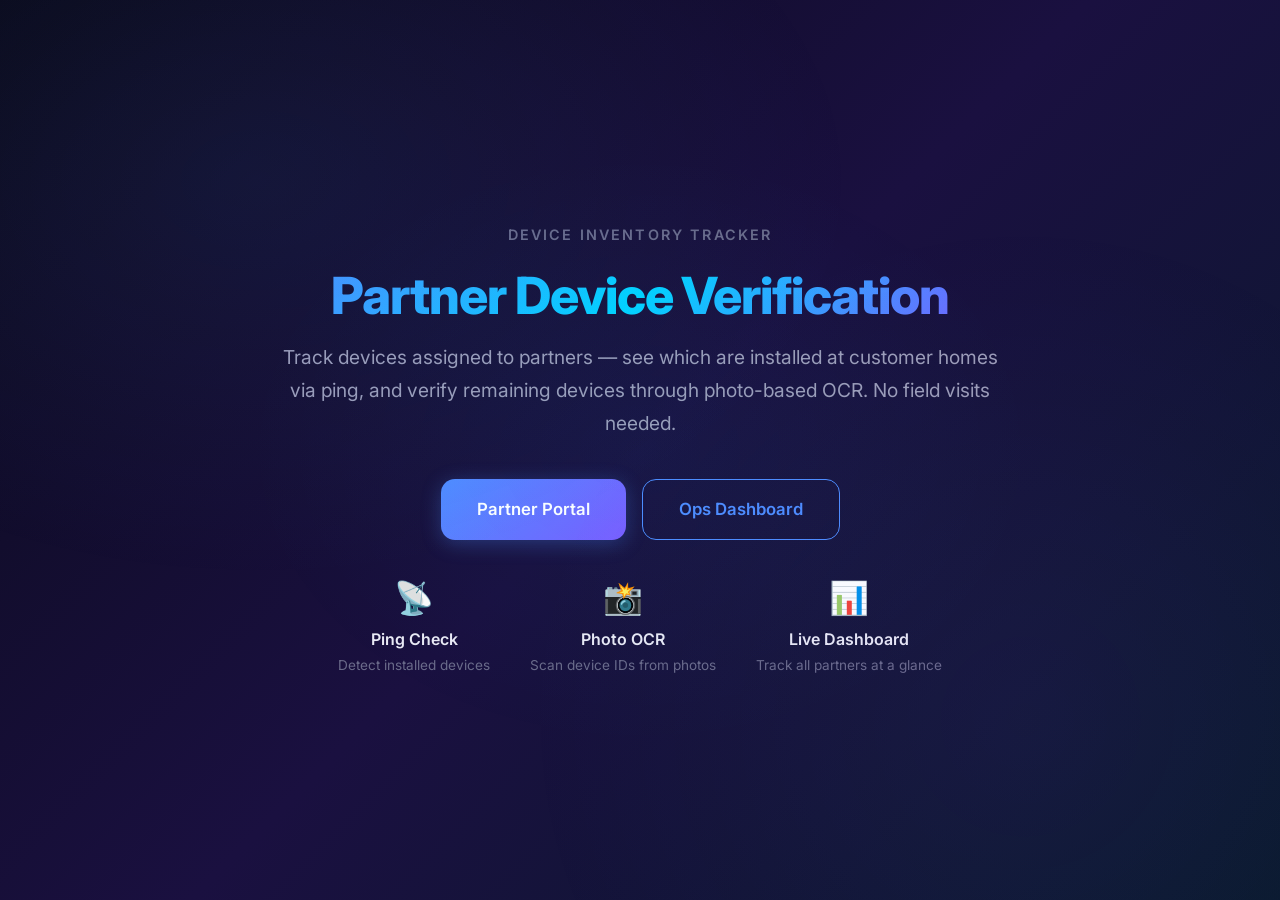
<file: static/index.html>
<!DOCTYPE html>
<html lang="en">
<head>
    <meta charset="UTF-8">
    <meta name="viewport" content="width=device-width, initial-scale=1.0">
    <title>Device Inventory Tracker</title>
    <link rel="stylesheet" href="/static/css/style.css">
</head>
<body>
    <div class="hero">
        <div class="hero-content">
            <div class="wiom-logo">Device Inventory Tracker</div>
            <h1>Partner Device Verification</h1>
            <p>
                Track devices assigned to partners — see which are installed at customer homes via ping,
                and verify remaining devices through photo-based OCR. No field visits needed.
            </p>
            <div class="hero-buttons">
                <a href="/partner" class="btn btn-primary btn-lg">
                    Partner Portal
                </a>
                <a href="/dashboard" class="btn btn-outline btn-lg">
                    Ops Dashboard
                </a>
            </div>

            <div class="mt-32" style="display:flex; gap:40px; justify-content:center; flex-wrap:wrap;">
                <div style="text-align:center;">
                    <div style="font-size:2rem; margin-bottom:4px;">📡</div>
                    <div style="font-weight:600; margin-bottom:2px;">Ping Check</div>
                    <div style="color:var(--text-muted); font-size:0.85rem;">Detect installed devices</div>
                </div>
                <div style="text-align:center;">
                    <div style="font-size:2rem; margin-bottom:4px;">📸</div>
                    <div style="font-weight:600; margin-bottom:2px;">Photo OCR</div>
                    <div style="color:var(--text-muted); font-size:0.85rem;">Scan device IDs from photos</div>
                </div>
                <div style="text-align:center;">
                    <div style="font-size:2rem; margin-bottom:4px;">📊</div>
                    <div style="font-weight:600; margin-bottom:2px;">Live Dashboard</div>
                    <div style="color:var(--text-muted); font-size:0.85rem;">Track all partners at a glance</div>
                </div>
            </div>
        </div>
    </div>
</body>
</html>
</file>
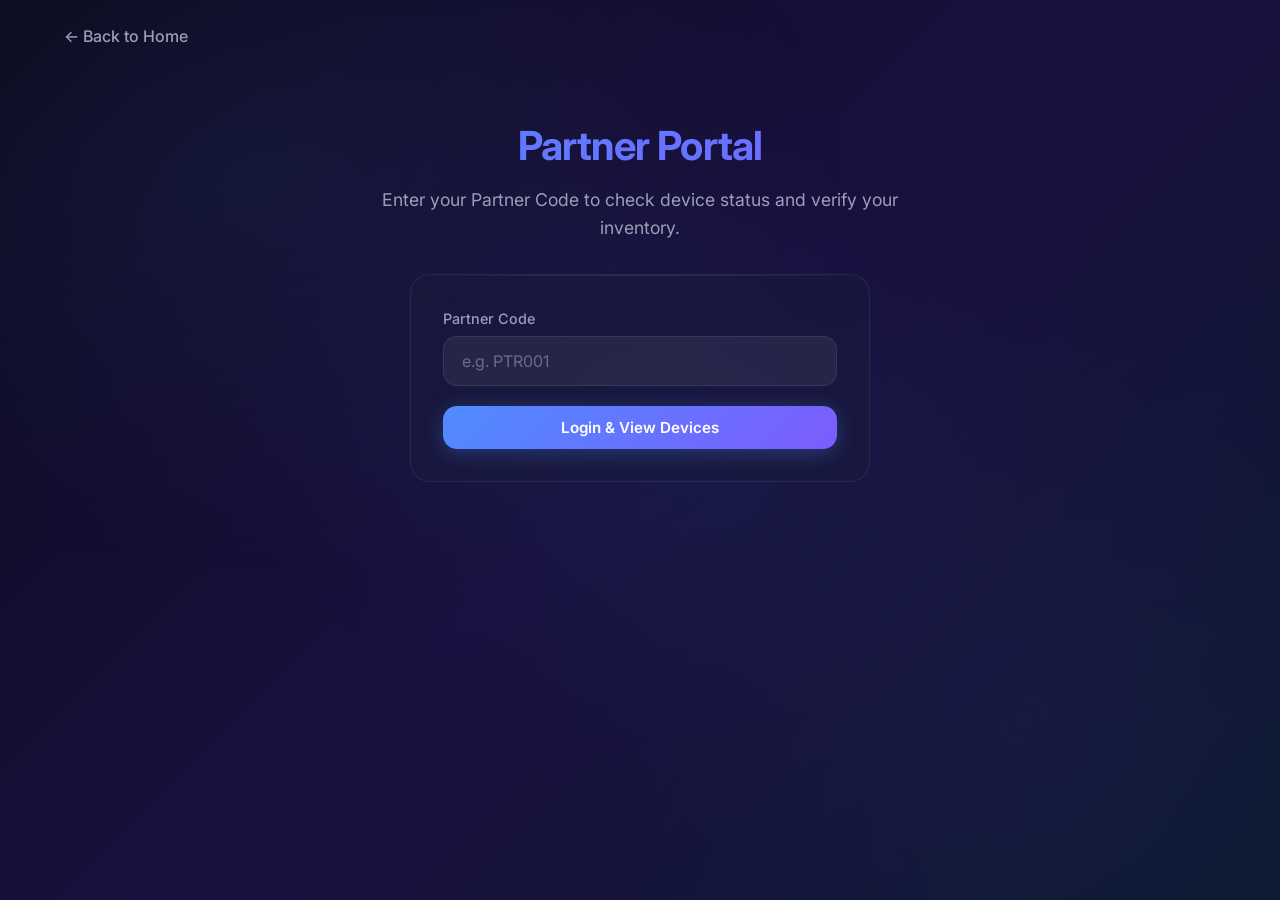
<file: static/partner.html>
<!DOCTYPE html>
<html lang="en">

<head>
    <meta charset="UTF-8">
    <meta name="viewport" content="width=device-width, initial-scale=1.0">
    <title>Partner Portal | Device Inventory</title>
    <link rel="stylesheet" href="/static/css/style.css">
</head>

<body>
    <div class="toast-container" id="toast-container"></div>

    <div class="container">
        <a href="/" class="back-link" style="margin-top:24px;">← Back to Home</a>

        <!-- ── Login Section ──────────────────────────────────── -->
        <div id="login-section">
            <div class="page-header">
                <h1>Partner Portal</h1>
                <p>Enter your Partner Code to check device status and verify your inventory.</p>
            </div>

            <div class="glass-card" style="max-width:460px; margin:0 auto;">
                <form id="login-form">
                    <div class="form-group">
                        <label for="partner-code-input">Partner Code</label>
                        <input type="text" id="partner-code-input" class="form-input" placeholder="e.g. PTR001"
                            autocomplete="off" required>
                    </div>
                    <button type="submit" class="btn btn-primary" style="width:100%;" id="login-btn">
                        Login & View Devices
                    </button>
                </form>
            </div>
        </div>

        <!-- ── Main Section (after login) ──────────────────────── -->
        <div id="main-section" class="hidden">
            <div class="page-header" style="padding-bottom:16px;">
                <h1>Device Inventory</h1>
                <p id="partner-greeting"></p>
            </div>

            <!-- Assignment Banner -->
            <div class="glass-card mb-24" id="assignment-banner" style="border-left:4px solid var(--accent-blue);">
                <h3 style="margin-bottom:8px; color:var(--accent-blue);">Assignment Details</h3>
                <div id="assignment-info" style="color:var(--text-secondary);"></div>
            </div>

            <!-- Step 1: Run Ping Check -->
            <div id="ping-section" class="glass-card mb-24">
                <h3 style="margin-bottom:12px;">Step 1: Check Installed Devices</h3>
                <p style="color:var(--text-secondary); margin-bottom:20px;">
                    Run a ping check to see which devices are installed at customer homes (online)
                    and which are still at your location.
                </p>
                <button class="btn btn-primary" id="ping-btn">Run Ping Check</button>
                <div id="ping-result" class="hidden mt-16"></div>
            </div>

            <!-- Stats (shown after ping) -->
            <div id="stats-section" class="hidden">
                <div class="stats-grid">
                    <div class="stat-card yellow">
                        <div class="stat-number" id="stat-total">0</div>
                        <div class="stat-label">Total Devices</div>
                    </div>
                    <div class="stat-card green">
                        <div class="stat-number" id="stat-installed">0</div>
                        <div class="stat-label">Installed (Online)</div>
                    </div>
                    <div class="stat-card blue">
                        <div class="stat-number" id="stat-at-partner">0</div>
                        <div class="stat-label">At Your Location</div>
                    </div>
                    <div class="stat-card green">
                        <div class="stat-number" id="stat-ocr-verified">0</div>
                        <div class="stat-label">Photo Verified</div>
                    </div>
                    <div class="stat-card red">
                        <div class="stat-number" id="stat-unaccounted">0</div>
                        <div class="stat-label">Unaccounted</div>
                    </div>
                </div>

                <!-- Step 2: Upload Photos for OCR -->
                <div class="glass-card mb-24" id="ocr-section">
                    <h3 style="margin-bottom:12px;">Step 2: Verify Remaining Devices</h3>
                    <p style="color:var(--text-secondary); margin-bottom:20px;">
                        Upload a photo of the devices at your location. Our system will read the device IDs
                        from the photo and match them with your inventory.
                    </p>

                    <div class="upload-zone" id="photo-upload-zone">
                        <span class="upload-icon">📸</span>
                        <div class="upload-text">Tap to take a photo or upload an image of your devices</div>
                        <div class="upload-hint">We'll extract device IDs automatically via OCR</div>
                        <input type="file" accept="image/*" capture="environment" id="ocr-photo-input" style="display:none;">
                    </div>

                    <div id="ocr-status" class="hidden mt-16" style="text-align:center;">
                        <div class="spinner"></div>
                        <span style="margin-left:8px;">Processing image...</span>
                    </div>

                    <div id="ocr-result" class="hidden mt-16"></div>
                </div>

                <!-- Step 3: Reason for unverified devices -->
                <div class="glass-card mb-24" id="reason-section" style="display:none; border-left:4px solid var(--accent-red);">
                    <h3 style="margin-bottom:12px;">Can't verify some devices?</h3>
                    <p style="color:var(--text-secondary); margin-bottom:16px;">
                        If you can't find or verify some devices, please provide a reason below.
                        This will be sent to the admin team.
                    </p>
                    <div id="unverified-device-checkboxes" class="mb-16"></div>
                    <div class="form-group">
                        <label for="reason-input">Reason</label>
                        <textarea id="reason-input" class="form-input" rows="3"
                            placeholder="e.g. Device was damaged, Device given to another partner, Device lost during transport..."></textarea>
                    </div>
                    <button class="btn btn-danger" id="submit-reason-btn">Submit Reason</button>
                    <div id="reason-result" class="hidden mt-16"></div>
                </div>

                <!-- Device Lists -->
                <div class="glass-card mb-24">
                    <h3 style="margin-bottom:16px;">Installed Devices (Online)</h3>
                    <p style="color:var(--text-muted); margin-bottom:16px; font-size:0.9rem;">
                        These devices are pinging from customer locations.
                    </p>
                    <div id="installed-list" class="device-tag-grid"></div>
                </div>

                <div class="glass-card mb-24">
                    <div class="flex-between mb-16">
                        <h3>Devices at Your Location</h3>
                    </div>
                    <div id="at-partner-verified" class="mb-24">
                        <h4 style="color:var(--accent-green); margin-bottom:12px;">Photo Verified</h4>
                        <div id="verified-list" class="device-tag-grid"></div>
                    </div>
                    <div id="at-partner-unverified">
                        <h4 style="color:var(--accent-red); margin-bottom:12px;">Not Yet Verified</h4>
                        <div id="unverified-list" class="device-tag-grid"></div>
                    </div>
                    <div id="at-partner-with-reason" class="mt-24" style="display:none;">
                        <h4 style="color:var(--accent-yellow); margin-bottom:12px;">Reason Submitted</h4>
                        <div id="reason-submitted-list"></div>
                    </div>
                </div>
            </div>
        </div>
    </div>

    <script src="/static/js/partner.js"></script>
</body>

</html>
</file>
<file: static/css/style.css>
/* ── Netbox Inventory Verification — Design System ─────────────── */

@import url('https://fonts.googleapis.com/css2?family=Inter:wght@300;400;500;600;700;800&display=swap');

:root {
    /* Colors */
    --bg-primary: #0a0a1a;
    --bg-secondary: #111128;
    --bg-card: rgba(25, 25, 60, 0.6);
    --bg-card-hover: rgba(35, 35, 80, 0.7);
    --bg-glass: rgba(255, 255, 255, 0.04);
    --bg-input: rgba(255, 255, 255, 0.06);

    --text-primary: #eaeaf5;
    --text-secondary: #9d9db8;
    --text-muted: #6b6b8a;

    --accent-blue: #4f8cff;
    --accent-purple: #7c5cff;
    --accent-cyan: #00d4ff;
    --accent-green: #34d399;
    --accent-red: #f87171;
    --accent-yellow: #fbbf24;
    --accent-orange: #fb923c;

    --gradient-primary: linear-gradient(135deg, #4f8cff 0%, #7c5cff 100%);
    --gradient-success: linear-gradient(135deg, #34d399 0%, #06b6d4 100%);
    --gradient-danger: linear-gradient(135deg, #f87171 0%, #fb923c 100%);
    --gradient-hero: linear-gradient(135deg, #0a0a1a 0%, #1a1040 50%, #0a1a2e 100%);

    --border-color: rgba(255, 255, 255, 0.08);
    --border-glow: rgba(79, 140, 255, 0.3);

    --shadow-sm: 0 2px 8px rgba(0, 0, 0, 0.3);
    --shadow-md: 0 8px 30px rgba(0, 0, 0, 0.4);
    --shadow-lg: 0 20px 60px rgba(0, 0, 0, 0.5);
    --shadow-glow: 0 0 40px rgba(79, 140, 255, 0.15);

    --radius-sm: 8px;
    --radius-md: 14px;
    --radius-lg: 20px;
    --radius-xl: 28px;

    --transition: all 0.3s cubic-bezier(0.4, 0, 0.2, 1);
}

/* ── Reset ──────────────────────────────────────────────────────── */

*, *::before, *::after {
    margin: 0;
    padding: 0;
    box-sizing: border-box;
}

html {
    scroll-behavior: smooth;
}

body {
    font-family: 'Inter', -apple-system, BlinkMacSystemFont, sans-serif;
    background: var(--gradient-hero);
    color: var(--text-primary);
    min-height: 100vh;
    line-height: 1.6;
    -webkit-font-smoothing: antialiased;
    overflow-x: hidden;
}

/* Background animation */
body::before {
    content: '';
    position: fixed;
    top: 0; left: 0;
    width: 100%; height: 100%;
    background:
        radial-gradient(ellipse 600px 400px at 20% 20%, rgba(79, 140, 255, 0.08), transparent),
        radial-gradient(ellipse 500px 500px at 80% 80%, rgba(124, 92, 255, 0.06), transparent),
        radial-gradient(ellipse 400px 300px at 50% 50%, rgba(0, 212, 255, 0.04), transparent);
    pointer-events: none;
    z-index: 0;
    animation: bgPulse 8s ease-in-out infinite alternate;
}

@keyframes bgPulse {
    0% { opacity: 0.7; }
    100% { opacity: 1; }
}

/* ── Typography ─────────────────────────────────────────────────── */

h1, h2, h3, h4, h5 {
    font-weight: 700;
    letter-spacing: -0.02em;
}

h1 { font-size: 2.5rem; }
h2 { font-size: 1.8rem; }
h3 { font-size: 1.3rem; }

/* ── Layout ─────────────────────────────────────────────────────── */

.container {
    max-width: 1200px;
    margin: 0 auto;
    padding: 0 24px;
    position: relative;
    z-index: 1;
}

.page-header {
    text-align: center;
    padding: 48px 0 32px;
}

.page-header h1 {
    background: var(--gradient-primary);
    -webkit-background-clip: text;
    -webkit-text-fill-color: transparent;
    background-clip: text;
    margin-bottom: 8px;
}

.page-header p {
    color: var(--text-secondary);
    font-size: 1.1rem;
    max-width: 600px;
    margin: 0 auto;
}

/* ── Glass Cards ────────────────────────────────────────────────── */

.glass-card {
    background: var(--bg-card);
    backdrop-filter: blur(20px);
    -webkit-backdrop-filter: blur(20px);
    border: 1px solid var(--border-color);
    border-radius: var(--radius-lg);
    padding: 32px;
    transition: var(--transition);
    position: relative;
    overflow: hidden;
}

.glass-card::before {
    content: '';
    position: absolute;
    top: 0; left: 0; right: 0;
    height: 1px;
    background: linear-gradient(90deg, transparent, rgba(255,255,255,0.1), transparent);
}

.glass-card:hover {
    background: var(--bg-card-hover);
    border-color: var(--border-glow);
    box-shadow: var(--shadow-glow);
    transform: translateY(-2px);
}

/* ── Buttons ────────────────────────────────────────────────────── */

.btn {
    display: inline-flex;
    align-items: center;
    justify-content: center;
    gap: 8px;
    padding: 12px 28px;
    font-family: inherit;
    font-size: 0.95rem;
    font-weight: 600;
    border: none;
    border-radius: var(--radius-md);
    cursor: pointer;
    transition: var(--transition);
    text-decoration: none;
    white-space: nowrap;
}

.btn-primary {
    background: var(--gradient-primary);
    color: white;
    box-shadow: 0 4px 20px rgba(79, 140, 255, 0.3);
}

.btn-primary:hover {
    box-shadow: 0 6px 30px rgba(79, 140, 255, 0.5);
    transform: translateY(-2px);
}

.btn-success {
    background: var(--gradient-success);
    color: white;
    box-shadow: 0 4px 20px rgba(52, 211, 153, 0.3);
}

.btn-success:hover {
    box-shadow: 0 6px 30px rgba(52, 211, 153, 0.5);
    transform: translateY(-2px);
}

.btn-danger {
    background: var(--gradient-danger);
    color: white;
    box-shadow: 0 4px 20px rgba(248, 113, 113, 0.3);
}

.btn-danger:hover {
    box-shadow: 0 6px 30px rgba(248, 113, 113, 0.5);
    transform: translateY(-2px);
}

.btn-outline {
    background: transparent;
    color: var(--accent-blue);
    border: 1.5px solid var(--accent-blue);
}

.btn-outline:hover {
    background: rgba(79, 140, 255, 0.1);
    transform: translateY(-2px);
}

.btn-sm {
    padding: 8px 18px;
    font-size: 0.85rem;
}

.btn-lg {
    padding: 16px 36px;
    font-size: 1.05rem;
}

.btn:disabled {
    opacity: 0.5;
    cursor: not-allowed;
    transform: none !important;
}

/* ── Inputs ─────────────────────────────────────────────────────── */

.form-group {
    margin-bottom: 20px;
}

.form-group label {
    display: block;
    margin-bottom: 6px;
    font-weight: 500;
    color: var(--text-secondary);
    font-size: 0.9rem;
}

.form-input {
    width: 100%;
    padding: 14px 18px;
    background: var(--bg-input);
    border: 1.5px solid var(--border-color);
    border-radius: var(--radius-md);
    color: var(--text-primary);
    font-family: inherit;
    font-size: 1rem;
    transition: var(--transition);
    outline: none;
}

.form-input:focus {
    border-color: var(--accent-blue);
    box-shadow: 0 0 0 3px rgba(79, 140, 255, 0.15);
    background: rgba(255, 255, 255, 0.08);
}

.form-input::placeholder {
    color: var(--text-muted);
}

textarea.form-input {
    resize: vertical;
    min-height: 80px;
}

/* ── Stat Cards ────────────────────────────────────────────────── */

.stats-grid {
    display: grid;
    grid-template-columns: repeat(auto-fit, minmax(220px, 1fr));
    gap: 20px;
    margin-bottom: 32px;
}

.stat-card {
    background: var(--bg-card);
    backdrop-filter: blur(16px);
    border: 1px solid var(--border-color);
    border-radius: var(--radius-md);
    padding: 24px;
    text-align: center;
    transition: var(--transition);
    position: relative;
    overflow: hidden;
}

.stat-card::after {
    content: '';
    position: absolute;
    bottom: 0; left: 0; right: 0;
    height: 3px;
    border-radius: 0 0 var(--radius-md) var(--radius-md);
}

.stat-card.blue::after { background: var(--gradient-primary); }
.stat-card.green::after { background: var(--gradient-success); }
.stat-card.red::after { background: var(--gradient-danger); }
.stat-card.yellow::after { background: linear-gradient(135deg, #fbbf24, #fb923c); }

.stat-card:hover {
    transform: translateY(-4px);
    box-shadow: var(--shadow-md);
}

.stat-number {
    font-size: 2.5rem;
    font-weight: 800;
    line-height: 1;
    margin-bottom: 6px;
}

.stat-card.blue .stat-number { color: var(--accent-blue); }
.stat-card.green .stat-number { color: var(--accent-green); }
.stat-card.red .stat-number { color: var(--accent-red); }
.stat-card.yellow .stat-number { color: var(--accent-yellow); }

.stat-label {
    color: var(--text-secondary);
    font-size: 0.85rem;
    font-weight: 500;
    text-transform: uppercase;
    letter-spacing: 0.06em;
}

/* ── Status Badges ──────────────────────────────────────────────── */

.badge {
    display: inline-flex;
    align-items: center;
    gap: 5px;
    padding: 4px 14px;
    border-radius: 50px;
    font-size: 0.78rem;
    font-weight: 600;
    text-transform: uppercase;
    letter-spacing: 0.04em;
}

.badge-verified {
    background: rgba(52, 211, 153, 0.15);
    color: var(--accent-green);
    border: 1px solid rgba(52, 211, 153, 0.3);
}

.badge-pending {
    background: rgba(251, 191, 36, 0.15);
    color: var(--accent-yellow);
    border: 1px solid rgba(251, 191, 36, 0.3);
}

.badge-missing {
    background: rgba(248, 113, 113, 0.15);
    color: var(--accent-red);
    border: 1px solid rgba(248, 113, 113, 0.3);
}

/* ── Tables ──────────────────────────────────────────────────────── */

.data-table {
    width: 100%;
    border-collapse: separate;
    border-spacing: 0;
}

.data-table thead th {
    background: rgba(255, 255, 255, 0.04);
    padding: 14px 18px;
    text-align: left;
    font-size: 0.82rem;
    font-weight: 600;
    text-transform: uppercase;
    letter-spacing: 0.05em;
    color: var(--text-secondary);
    border-bottom: 1px solid var(--border-color);
}

.data-table thead th:first-child { border-radius: var(--radius-sm) 0 0 0; }
.data-table thead th:last-child { border-radius: 0 var(--radius-sm) 0 0; }

.data-table tbody tr {
    transition: var(--transition);
}

.data-table tbody tr:hover {
    background: rgba(79, 140, 255, 0.04);
}

.data-table tbody td {
    padding: 14px 18px;
    border-bottom: 1px solid rgba(255, 255, 255, 0.03);
    font-size: 0.95rem;
}

/* ── Upload Zone ────────────────────────────────────────────────── */

.upload-zone {
    border: 2px dashed var(--border-color);
    border-radius: var(--radius-lg);
    padding: 48px 32px;
    text-align: center;
    transition: var(--transition);
    cursor: pointer;
    position: relative;
}

.upload-zone:hover,
.upload-zone.dragover {
    border-color: var(--accent-blue);
    background: rgba(79, 140, 255, 0.05);
}

.upload-zone .upload-icon {
    font-size: 3rem;
    margin-bottom: 16px;
    display: block;
}

.upload-zone .upload-text {
    color: var(--text-secondary);
    font-size: 1rem;
    margin-bottom: 8px;
}

.upload-zone .upload-hint {
    color: var(--text-muted);
    font-size: 0.85rem;
}

/* ── Progress Bar ───────────────────────────────────────────────── */

.progress-bar-container {
    width: 100%;
    height: 10px;
    background: rgba(255, 255, 255, 0.06);
    border-radius: 50px;
    overflow: hidden;
    margin: 12px 0;
}

.progress-bar-fill {
    height: 100%;
    background: var(--gradient-success);
    border-radius: 50px;
    transition: width 0.6s cubic-bezier(0.4, 0, 0.2, 1);
    position: relative;
}

.progress-bar-fill::after {
    content: '';
    position: absolute;
    top: 0; left: 0; right: 0; bottom: 0;
    background: linear-gradient(90deg, transparent, rgba(255,255,255,0.2), transparent);
    animation: shimmer 2s infinite;
}

@keyframes shimmer {
    0% { transform: translateX(-100%); }
    100% { transform: translateX(100%); }
}

/* ── Toast Notifications ────────────────────────────────────────── */

.toast-container {
    position: fixed;
    top: 24px;
    right: 24px;
    z-index: 9999;
    display: flex;
    flex-direction: column;
    gap: 12px;
}

.toast {
    padding: 16px 24px;
    border-radius: var(--radius-md);
    backdrop-filter: blur(20px);
    border: 1px solid var(--border-color);
    font-weight: 500;
    min-width: 300px;
    max-width: 420px;
    animation: slideIn 0.4s cubic-bezier(0.4, 0, 0.2, 1);
    box-shadow: var(--shadow-lg);
}

.toast-success {
    background: rgba(52, 211, 153, 0.15);
    border-color: rgba(52, 211, 153, 0.3);
    color: var(--accent-green);
}

.toast-error {
    background: rgba(248, 113, 113, 0.15);
    border-color: rgba(248, 113, 113, 0.3);
    color: var(--accent-red);
}

.toast-info {
    background: rgba(79, 140, 255, 0.15);
    border-color: rgba(79, 140, 255, 0.3);
    color: var(--accent-blue);
}

@keyframes slideIn {
    from { transform: translateX(120%); opacity: 0; }
    to { transform: translateX(0); opacity: 1; }
}

@keyframes slideOut {
    from { transform: translateX(0); opacity: 1; }
    to { transform: translateX(120%); opacity: 0; }
}

/* ── Modal ──────────────────────────────────────────────────────── */

.modal-overlay {
    position: fixed;
    inset: 0;
    background: rgba(0, 0, 0, 0.7);
    backdrop-filter: blur(6px);
    z-index: 1000;
    display: flex;
    align-items: center;
    justify-content: center;
    padding: 24px;
    animation: fadeIn 0.3s ease;
}

.modal-content {
    background: var(--bg-secondary);
    border: 1px solid var(--border-color);
    border-radius: var(--radius-lg);
    padding: 36px;
    max-width: 520px;
    width: 100%;
    max-height: 85vh;
    overflow-y: auto;
    animation: scaleIn 0.3s cubic-bezier(0.4, 0, 0.2, 1);
}

.modal-header {
    display: flex;
    justify-content: space-between;
    align-items: center;
    margin-bottom: 24px;
}

.modal-close {
    background: none;
    border: none;
    color: var(--text-secondary);
    font-size: 1.5rem;
    cursor: pointer;
    padding: 4px;
    transition: var(--transition);
}

.modal-close:hover { color: var(--text-primary); }

@keyframes fadeIn {
    from { opacity: 0; }
    to { opacity: 1; }
}

@keyframes scaleIn {
    from { transform: scale(0.92); opacity: 0; }
    to { transform: scale(1); opacity: 1; }
}

/* ── Camera Capture ─────────────────────────────────────────────── */

.camera-container {
    position: relative;
    width: 100%;
    border-radius: var(--radius-md);
    overflow: hidden;
    background: #000;
    margin-bottom: 16px;
}

.camera-container video,
.camera-container img {
    width: 100%;
    display: block;
    border-radius: var(--radius-md);
}

.camera-controls {
    display: flex;
    gap: 12px;
    justify-content: center;
    margin-top: 12px;
}

/* ── Router Cards (Partner View) ────────────────────────────────── */

.router-grid {
    display: grid;
    grid-template-columns: repeat(auto-fill, minmax(280px, 1fr));
    gap: 20px;
    margin-top: 24px;
}

.router-card {
    background: var(--bg-card);
    backdrop-filter: blur(16px);
    border: 1px solid var(--border-color);
    border-radius: var(--radius-md);
    padding: 24px;
    transition: var(--transition);
}

.router-card:hover {
    border-color: var(--border-glow);
    box-shadow: var(--shadow-md);
}

.router-card .router-id {
    font-size: 1.1rem;
    font-weight: 700;
    margin-bottom: 4px;
    color: var(--text-primary);
}

.router-card .router-serial {
    color: var(--text-secondary);
    font-size: 0.9rem;
    margin-bottom: 12px;
    font-family: 'Courier New', monospace;
}

.router-card .router-actions {
    display: flex;
    justify-content: space-between;
    align-items: center;
    margin-top: 16px;
}

/* ── Landing Page ───────────────────────────────────────────────── */

.hero {
    min-height: 100vh;
    display: flex;
    align-items: center;
    justify-content: center;
    text-align: center;
    padding: 40px 24px;
}

.hero-content {
    max-width: 720px;
}

.hero h1 {
    font-size: 3.2rem;
    font-weight: 800;
    line-height: 1.15;
    margin-bottom: 16px;
    background: linear-gradient(135deg, #4f8cff 0%, #00d4ff 50%, #7c5cff 100%);
    -webkit-background-clip: text;
    -webkit-text-fill-color: transparent;
    background-clip: text;
}

.hero p {
    color: var(--text-secondary);
    font-size: 1.2rem;
    line-height: 1.7;
    margin-bottom: 40px;
}

.hero-buttons {
    display: flex;
    gap: 16px;
    justify-content: center;
    flex-wrap: wrap;
}

.wiom-logo {
    font-size: 0.9rem;
    font-weight: 600;
    text-transform: uppercase;
    letter-spacing: 0.15em;
    color: var(--text-muted);
    margin-bottom: 20px;
}

/* ── Back Link ──────────────────────────────────────────────────── */

.back-link {
    display: inline-flex;
    align-items: center;
    gap: 6px;
    color: var(--text-secondary);
    text-decoration: none;
    font-weight: 500;
    margin-bottom: 16px;
    transition: var(--transition);
}

.back-link:hover {
    color: var(--accent-blue);
}

/* ── Search ─────────────────────────────────────────────────────── */

.search-bar {
    position: relative;
    max-width: 400px;
    margin-bottom: 24px;
}

.search-bar .form-input {
    padding-left: 44px;
}

.search-bar .search-icon {
    position: absolute;
    left: 14px;
    top: 50%;
    transform: translateY(-50%);
    color: var(--text-muted);
    font-size: 1.1rem;
}

/* ── Responsive ─────────────────────────────────────────────────── */

@media (max-width: 768px) {
    .hero h1 { font-size: 2.2rem; }
    h1 { font-size: 1.8rem; }
    .glass-card { padding: 20px; }
    .stats-grid { grid-template-columns: repeat(2, 1fr); }
    .router-grid { grid-template-columns: 1fr; }
    .data-table { font-size: 0.85rem; }
    .data-table thead th,
    .data-table tbody td { padding: 10px 12px; }
}

@media (max-width: 480px) {
    .stats-grid { grid-template-columns: 1fr; }
    .hero-buttons { flex-direction: column; align-items: center; }
}

/* ── Device Tags ────────────────────────────────────────────────── */

.device-tag-grid {
    display: flex;
    flex-wrap: wrap;
    gap: 8px;
}

.device-tag {
    display: inline-block;
    padding: 6px 14px;
    border-radius: 50px;
    font-family: 'Courier New', monospace;
    font-size: 0.85rem;
    font-weight: 600;
    letter-spacing: 0.04em;
}

.tag-online {
    background: rgba(52, 211, 153, 0.12);
    color: var(--accent-green);
    border: 1px solid rgba(52, 211, 153, 0.3);
}

.tag-verified {
    background: rgba(0, 212, 255, 0.12);
    color: var(--accent-cyan);
    border: 1px solid rgba(0, 212, 255, 0.3);
}

.tag-unverified {
    background: rgba(248, 113, 113, 0.12);
    color: var(--accent-red);
    border: 1px solid rgba(248, 113, 113, 0.3);
}

.tag-reason {
    background: rgba(251, 191, 36, 0.12);
    color: var(--accent-yellow);
    border: 1px solid rgba(251, 191, 36, 0.3);
}

.device-checkbox-label {
    display: inline-flex;
    align-items: center;
    gap: 4px;
    cursor: pointer;
}

.device-checkbox-label input[type="checkbox"] {
    width: 14px;
    height: 14px;
    accent-color: var(--accent-red);
}

.device-checkbox-label input:checked + .device-tag {
    background: rgba(248, 113, 113, 0.25);
    border-color: var(--accent-red);
}

/* ── Device Tooltip ─────────────────────────────────────────────── */

.device-tag-wrap {
    position: relative;
    display: inline-block;
}

.device-tooltip {
    display: none;
    position: absolute;
    bottom: calc(100% + 10px);
    left: 50%;
    transform: translateX(-50%);
    background: var(--bg-secondary);
    border: 1px solid var(--border-glow);
    border-radius: var(--radius-sm);
    padding: 12px 16px;
    min-width: 240px;
    z-index: 100;
    box-shadow: var(--shadow-lg);
    pointer-events: none;
    white-space: nowrap;
}

.device-tooltip::after {
    content: '';
    position: absolute;
    top: 100%;
    left: 50%;
    transform: translateX(-50%);
    border: 6px solid transparent;
    border-top-color: var(--border-glow);
}

.device-tag-wrap:hover .device-tooltip {
    display: block;
}

.device-tooltip .tt-row {
    display: flex;
    gap: 8px;
    padding: 3px 0;
    font-size: 0.82rem;
}

.device-tooltip .tt-label {
    color: var(--text-muted);
    min-width: 60px;
}

.device-tooltip .tt-value {
    color: var(--text-primary);
    font-weight: 500;
}

/* ── Utility ────────────────────────────────────────────────────── */

.text-center { text-align: center; }
.mt-16 { margin-top: 16px; }
.mt-24 { margin-top: 24px; }
.mt-32 { margin-top: 32px; }
.mb-16 { margin-bottom: 16px; }
.mb-24 { margin-bottom: 24px; }
.flex { display: flex; }
.flex-between { display: flex; justify-content: space-between; align-items: center; }
.gap-12 { gap: 12px; }
.gap-16 { gap: 16px; }
.hidden { display: none !important; }

/* ── Spinner ────────────────────────────────────────────────────── */

.spinner {
    width: 20px;
    height: 20px;
    border: 2.5px solid rgba(255,255,255,0.2);
    border-top-color: white;
    border-radius: 50%;
    animation: spin 0.7s linear infinite;
    display: inline-block;
}

@keyframes spin {
    to { transform: rotate(360deg); }
}

/* ── Scrollbar ──────────────────────────────────────────────────── */

::-webkit-scrollbar {
    width: 8px;
}

::-webkit-scrollbar-track {
    background: rgba(0, 0, 0, 0.2);
}

::-webkit-scrollbar-thumb {
    background: rgba(255, 255, 255, 0.1);
    border-radius: 4px;
}

::-webkit-scrollbar-thumb:hover {
    background: rgba(255, 255, 255, 0.2);
}
</file>
